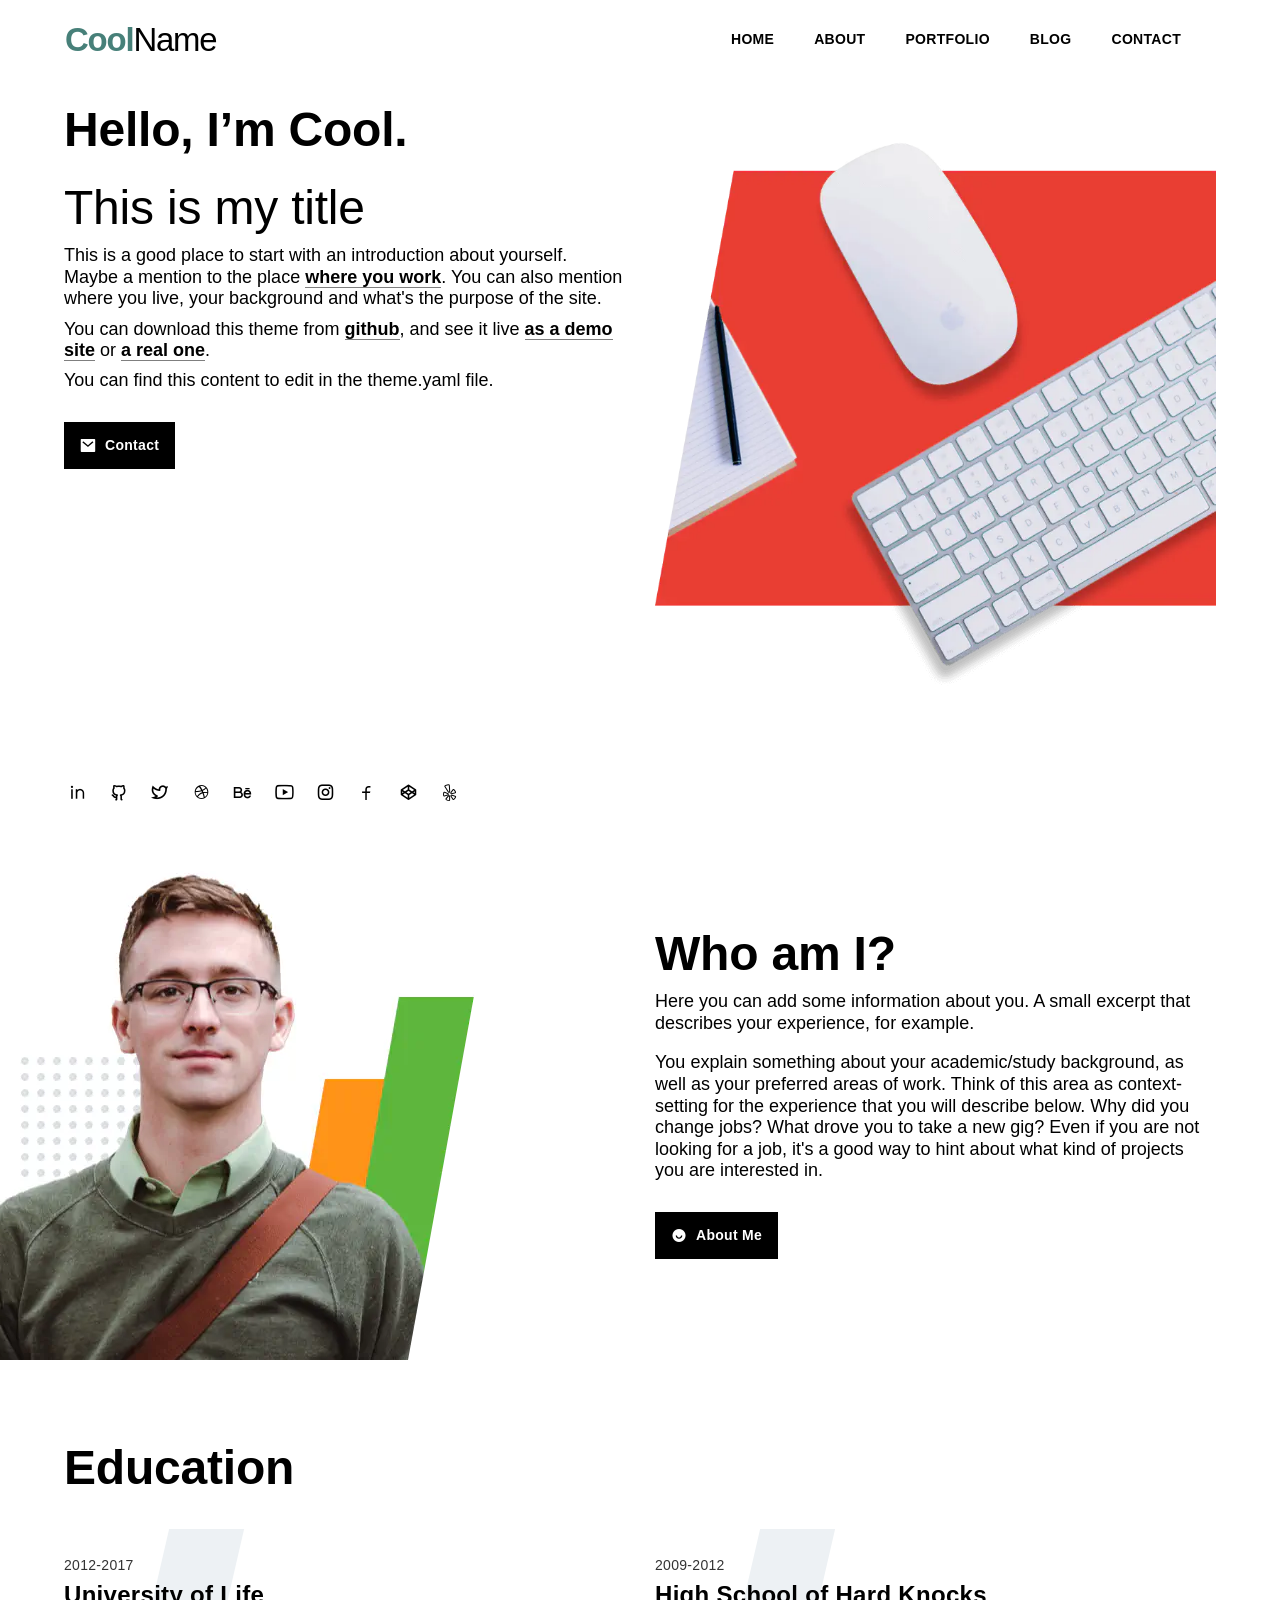
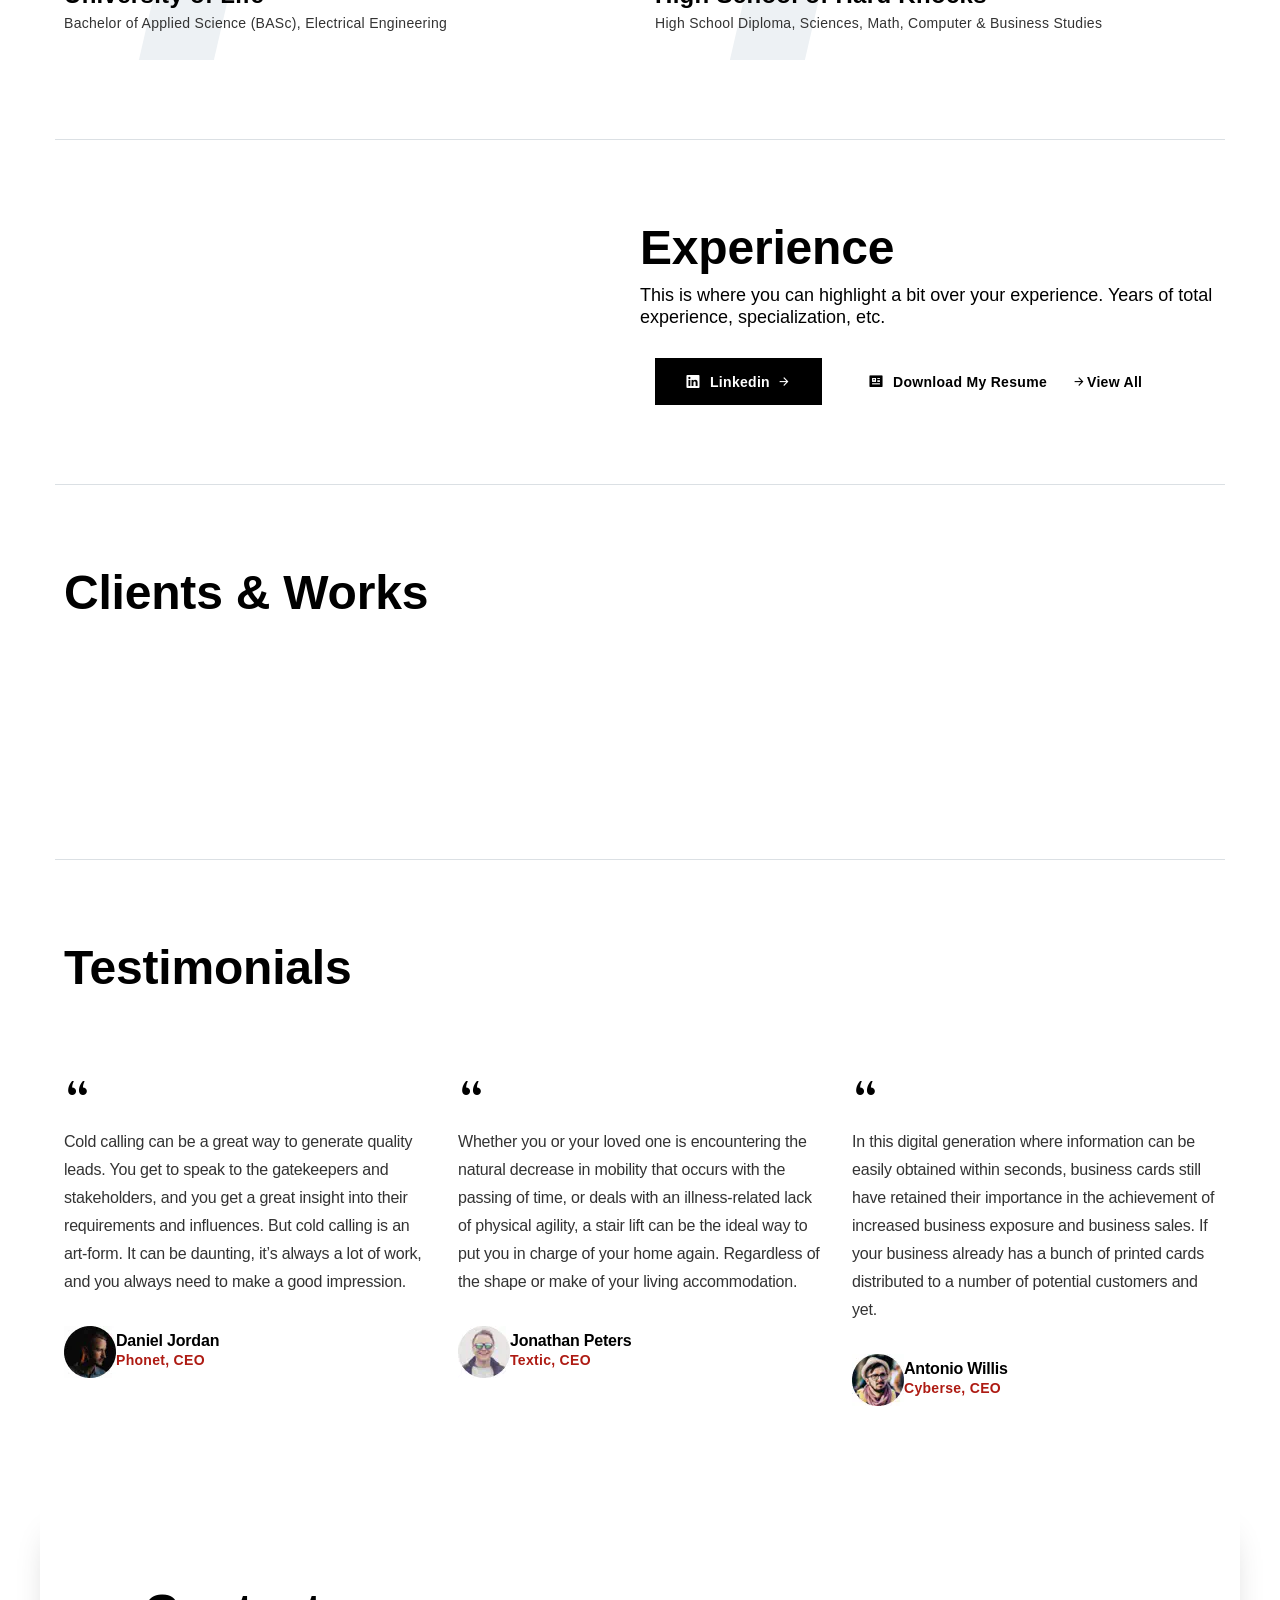
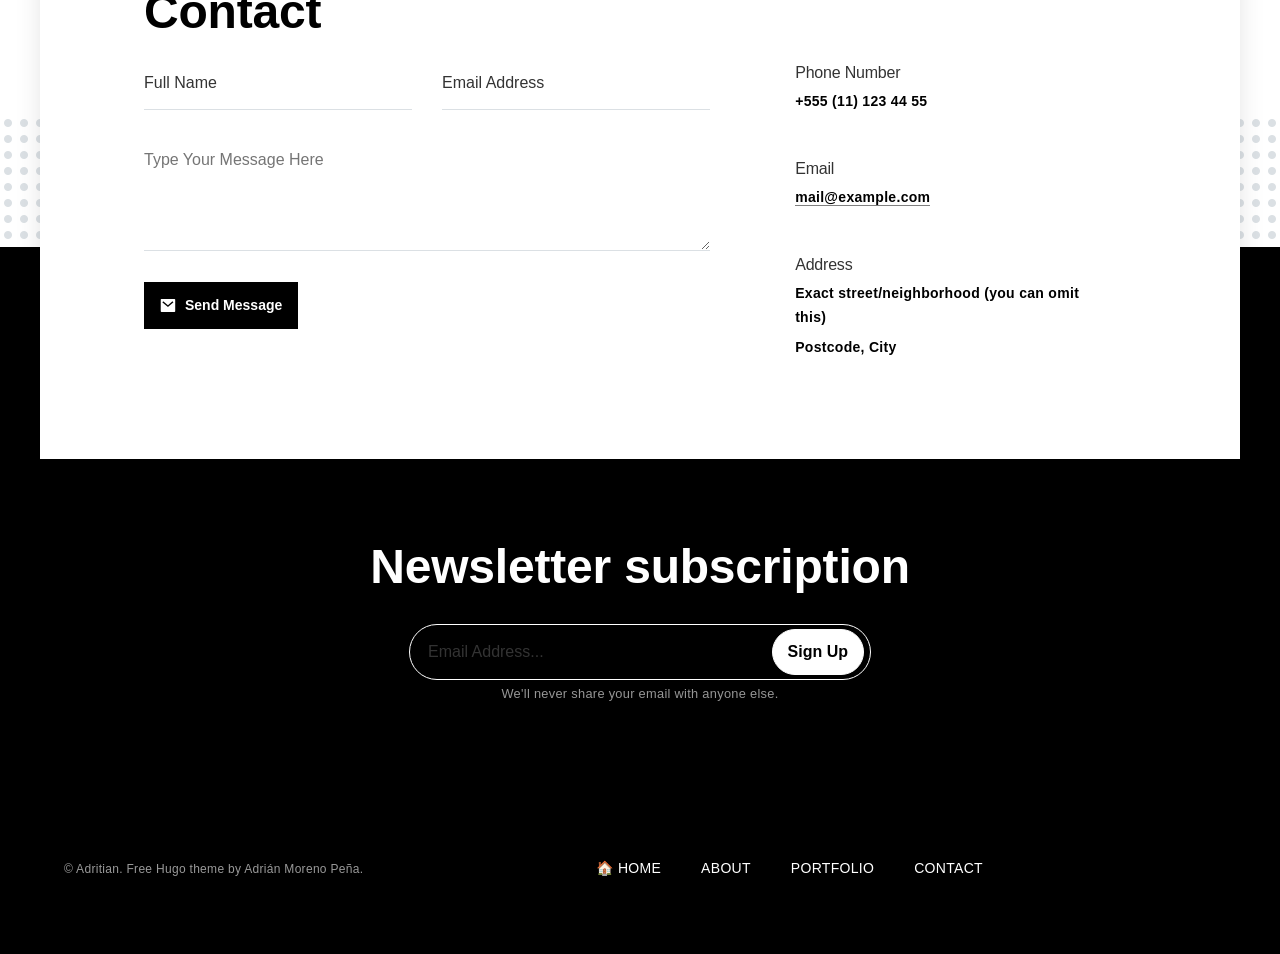
<file: index.html>
<!DOCTYPE html>
<html lang="en">

<head>
	<meta name="generator" content="Hugo 0.138.0">

    <meta charset="UTF-8"/>
<meta name="viewport" content="width=device-width, initial-scale=1.0"/>
<meta http-equiv="X-UA-Compatible" content="ie=edge"/>
<meta name="theme-color" content="#478079" >



<title>Demo site for Adritian - a high performance hugo theme by Adrián Moreno</title>
<meta name="description" content="This hugo theme (Adritian) is based on Boostrap and has features that make it suitable for a personal site, a portfolio or other kind of Single Page Applications.">


<style data-generator="critical-css">

</style>



    
        
        
    

    
        
        
    

    
        
        
    





 
 
     


<link
  rel="preload"
  href="/css/bundle.min.4b7660f1184f9dbdb69821e6f3775e3e665c6b890f1f0218190aa219c891c5c3.css"
  as="style"
  data-generator="purgeCSS"
  onload="this.onload=null;this.rel='stylesheet'"
  integrity="sha256-S3Zg8RhPnb22mCHm83dePmZca4kPHwIYGQqiGciRxcM="
/>
<noscript>
  <link 
    rel="stylesheet" 
    href="/css/bundle.min.4b7660f1184f9dbdb69821e6f3775e3e665c6b890f1f0218190aa219c891c5c3.css"
    integrity="sha256-S3Zg8RhPnb22mCHm83dePmZca4kPHwIYGQqiGciRxcM="
  />
</noscript>



<script src='https://www.adrianmoreno.info/js/library/lozad.min.js'></script>



    


</head>

<body class="home">

	

<header class="header fixed-top rad-animation-group" id="header">
  <div class="container rad-fade-in">
    <nav class="navbar navbar-expand-lg navbar-light p-0">
      <div class="container-fluid">
        <a class="navbar-brand mx-auto" href="https://www.adrianmoreno.info/">
          <span>Cool</span>
          <span>Name</span>
        </a>
        <button
          class="navbar-toggler collapsed"
          type="button"
          data-bs-toggle="collapse"
          data-bs-target="#navbarSupportedContent, #header"
          aria-controls="navbarSupportedContent"
          aria-expanded="false"
          aria-label="Toggle navigation"
        >
          <span class="navbar-toggler-icon"></span>
        </button>
        <div class="collapse navbar-collapse" id="navbarSupportedContent">
          <ul class="navbar-nav ml-lg-auto">
            <li class="nav-item">
              <a class="nav-link active" href="https://www.adrianmoreno.info/">HOME</a>
            </li>
            
            <li class="nav-item">
              <a data-scroll class="nav-link" href="/#about"
                >ABOUT</a
              >
            </li>
            
            <li class="nav-item">
              <a data-scroll class="nav-link" href="/#portfolio"
                >PORTFOLIO</a
              >
            </li>
            
            <li class="nav-item">
              <a data-scroll class="nav-link" href="/blog"
                >BLOG</a
              >
            </li>
            
            <li class="nav-item">
              <a data-scroll class="nav-link" href="/#contact"
                >CONTACT</a
              >
            </li>
            
          </ul>
        </div>
      </div>
    </nav>
  </div>
</header>



	
	
<section class="rad-showcase rad-showcase--index rad-animation-group rad-fade-down">
  <div class="container">
    <div class="row flex-column-reverse flex-md-row rad-fade-down rad-waiting rad-animate">
      <div class="col-12 col-sm-12 col-md-6 col-lg-6 col-xl-6">
        <h1 class="display-1">
          Hello, I’m Cool.
          <br />
          <span
            >This is my title</span
          >
        </h1>
        <p class="lead">
          This is a good place to start with an introduction about yourself. Maybe a mention to the place <a target='_blank' href='https://www.adrianmoreno.info/'>where you work</a>. You can also mention where you live, your background and what's the purpose of the site. <br>You can download this theme from <a target='_blank' href='https://github.com/zetxek/adritian-free-hugo-theme'>github</a>, and see it live <a target='_blank' href="https://adritian-demo.vercel.app//">as a demo site</a> or <a target='_blank' href="https://www.adrianmoreno.info">a real one</a>.<br>You can find this content to edit in the theme.yaml file.

        </p>
        <a
          href="https://www.adrianmoreno.info/"
          class="btn btn-primary"
        >
          <i class="icon-mail-fill"></i>
          Contact
        </a>
      </div>
<div class="col-12 col-sm-12 col-md-6 col-lg-6 col-xl-6 profile-image">

  
  
  
  


  <picture>
    <source srcset="/images/showcase/showcase_hu7387713246908558485.webp 1x, /images/showcase/showcase@2x_hu4121944409458675441.webp 2x" type="image/webp" />
    <source srcset="/images/showcase/showcase.png 1x, /images/showcase/showcase@2x.png 2x" type="image/webp">
    <img
      width="790"
      height="768"
      class="lozad img-responsive"
      src="[data-uri]"
      srcset="/images/showcase/showcase.png 1x, /images/showcase/showcase@2x.png 2x"
      data-src="/images/showcase/showcase.png"
      data-srcset="/images/showcase/showcase.png 1x, /images/showcase/showcase@2x.png 2x"
      alt=""
    />
  </picture>

</div>
    </div>
    <div class="row platform-links">
      <div class="col-12">
        
        <a href="https://www.linkedin.com/in/adrianmoreno/" target="_blank" rel="noopener noreferrer" aria-label="linkedin"
          ><i class="icon-linkedin-line"></i
        ></a>
        
        <a href="https://github.com/zetxek" target="_blank" rel="noopener noreferrer" aria-label="github"
          ><i class="icon-github-line"></i
        ></a>
        
        <a href="https://twitter.com/zetxek" target="_blank" rel="noopener noreferrer" aria-label="twitter"
          ><i class="icon-twitter-line"></i
        ></a>
        
        <a href="https://www.adrianmoreno.info/" target="_blank" rel="noopener noreferrer" aria-label="dribbble"
          ><i class="icon-dribbble-line"></i
        ></a>
        
        <a href="https://www.adrianmoreno.info/" target="_blank" rel="noopener noreferrer" aria-label="behance"
          ><i class="icon-behance-line"></i
        ></a>
        
        <a href="https://www.adrianmoreno.info/" target="_blank" rel="noopener noreferrer" aria-label="youtube"
          ><i class="icon-youtube-line"></i
        ></a>
        
        <a href="https://www.instagram.com/zetxek/" target="_blank" rel="noopener noreferrer" aria-label="instagram"
          ><i class="icon-instagram-line"></i
        ></a>
        
        <a href="https://www.facebook.com/zetxek/" target="_blank" rel="noopener noreferrer" aria-label="facebook"
          ><i class="icon-facebook-line"></i
        ></a>
        
        <a href="https://www.adrianmoreno.info/" target="_blank" rel="noopener noreferrer" aria-label="codepen"
          ><i class="icon-codepen-line"></i
        ></a>
        
        <a href="https://www.yelp.com/" target="_blank" rel="noopener noreferrer" aria-label="yelp"
          ><i class="icon-yelp-line"></i
        ></a>
        
      </div>
    </div>
  </div>
  
</section>


	
	
<section class="section rad-animation-group pb-0" id="about">
  <div class="container rad-fade-down">
    <div class="row d-flex flex-column-reverse flex-md-row">
      <div class="about__profile-picture col-12 col-md-6">
        
              
        
        
        <picture>
          <source srcset="/images/who-am-i/user-picture_hu16615096119556517587.webp 1x, /images/who-am-i/user-picture_hu8839404730129813285.webp 2x" type="image/webp" />
          <source srcset="/images/who-am-i/user-picture.png 1x, /images/who-am-i/user-picture@2x.png 2x" type="image/webp">
          <img
            width="561"
            height="535"
            class="lozad img-responsive image-left-overflow"
            src="[data-uri]"
            srcset="/images/who-am-i/user-picture.png 1x, /images/who-am-i/user-picture@2x.png 2x"
            data-src="/images/who-am-i/user-picture.png"
            data-srcset="/images/who-am-i/user-picture.png 1x, /images/who-am-i/user-picture@2x.png 2x"
            alt="Profile Picture of Adrián Moreno (@zetxek), working side by side with a colleague: sitting on a desk, while looking at a screen"
          />
        </picture>
      </div>
      <div class="col-12 col-md-6 my-auto my-auto">
        <h2>Who am I?</h2>
        <p class="lead">
  Here you can add some information about you. A small excerpt that describes 
  your experience, for example.   
  </p>
  <p class="lead">
  You explain something about your academic/study background, as well as your
  preferred areas of work. Think of this area as context-setting for the experience
  that you will describe below. Why did you change jobs? What drove you to take a 
  new gig? Even if you are not looking for a job, it's a good way to hint about
  what kind of projects you are interested in.
</p>

        <a
          href="https://www.linkedin.com/in/adrianmoreno/"
          target="_blank"
          class="btn btn-primary"
        >
          <i class="icon-smile-fill"></i>
          About Me
        </a>
      </div>
    </div>
  </div>
</section>


	
	
<section class="section section--border-bottom rad-animation-group">
    <div class="container">
        <div class="row rad-fade-down">
            <div class="col-12">
                <h2>Education</h2>
                <div class="row pt-2 pt-md-4">
                    
                    <div class="col-12 col-sm-6 mb-4 mb-sm-0">
                        <div class="education">
                            <div class="education__date">2012-2017</div>
                            <div class="education__title">University of Life</div>
                            <div class="education__degree">
                                Bachelor of Applied Science (BASc), Electrical Engineering
                            </div>
                        </div>
                    </div>
                    
                    <div class="col-12 col-sm-6 mb-4 mb-sm-0">
                        <div class="education">
                            <div class="education__date">2009-2012</div>
                            <div class="education__title">High School of Hard Knocks</div>
                            <div class="education__degree">
                                High School Diploma, Sciences, Math, Computer &amp; Business Studies
                            </div>
                        </div>
                    </div>
                    
                </div>
            </div>
        </div>
    </div>
</section>


	
	
<section id="experience" class="section-experience section section--border-bottom rad-animation-group">
    <div class="container">
        <div class="row flex-column-reverse flex-md-row rad-fade-down">
            <div class="col-12 cold-md-12 col-sm-6 mt-5 mt-sm-0">
                
                
                
                
                
                
                
                
            </div>
            <div class="col-12 col-md-6">
                <div class="container-experience">
  <div class="row">
    <h2>Experience</h2>
    <p class="lead">This is where you can highlight a bit over your experience. Years of total experience, specialization, etc.
</p>
  </div>
  <div class="row">
    <div class="col-12 col-lg-4">
      <a
        href="https://www.linkedin.com/in/adrianmoreno/"
        class="btn btn-primary btn-block"
        target="_blank"
        rel="noopener noreferrer"
      >
        <i class="icon-linkedin-fill"></i>
        Linkedin
        <i class="icon-arrow-right"></i
      ></a>
    </div>
    <div class="col-12 col-lg-4">
      <a
        href="https://www.adrianmoreno.info/"
        class="btn btn-frameless"
        target="_blank"
        rel="noopener noreferrer"
      >
        <i class="icon-profile-fill"></i>
        Download My Resume
      </a>
    </div>
    
    <div class="col-12 col-lg-4">
      <a
        href="https://www.adrianmoreno.info/experience"
        class="btn btn-frameless"
        rel="noopener noreferrer"
      >
        <i class="icon-arrow-right"></i>
        View All
      </a>
    </div>
    
  </div>
</div>

            </div>
        </div>
    </div>
</section>

	
	




<section id="portfolio" class="section section--border-bottom">
  <div class="container client-works-container">
    <h2 class="rad-animation-group rad-fade-down">
      Clients &amp; Works
    </h2>
    <div class="row row--padded rad-animation-group rad-fade-down">
      <div class="col-12">
        <div class="clients">
                    
          
        </div>
      </div>
    </div>
    
              
    
  </div>
</section>


	
	
<section class="section rad-animation-group section--border-bottom">
    <div class="container">
        <h2 class="rad-fade-down">Testimonials</h2>
        <div class="row row--padded mb-0 rad-fade-down">
            
            <div class="col-12 col-md-4 mb-5 mb-md-0 testimonial">
                <i class="icon-quote"></i>
                <p>
                    Cold calling can be a great way to generate quality leads. You get to speak to the gatekeepers and stakeholders, and you get a great insight into their requirements and influences. But cold calling is an art-form. It can be daunting, it’s always a lot of work, and you always need to make a good impression.
                </p>
                <div class="testimonial__author">
                         
                         
                         
                         
                       
                       
                         <picture>
                           <source srcset="/images/testimonials/daniel-jordan_hu11009894959731666840.webp 1x, /images/testimonials/daniel-jordan@2x_hu7813673516879846642.webp 2x" type="image/webp" />
                           <source srcset="/images/testimonials/daniel-jordan.jpg 1x, /images/testimonials/daniel-jordan@2x.jpg 2x" type="image/webp">
                           <img
                             width="52"
                             height="52"
                             class="lozad img-responsive"
                             src="[data-uri]"
                             srcset="/images/testimonials/daniel-jordan.jpg 1x, /images/testimonials/daniel-jordan@2x.jpg 2x"
                             data-src="/images/testimonials/daniel-jordan.jpg"
                             data-srcset="/images/testimonials/daniel-jordan.jpg 1x, /images/testimonials/daniel-jordan@2x.jpg 2x"
                             alt="Daniel Jordan"
                           />
                         </picture>
                    
                         <div class="testimonial__author-info">
                        <h3>Daniel Jordan</h3>
                        <span>Phonet, CEO</span>
                    </div>
                </div>
            </div>
            
            <div class="col-12 col-md-4 mb-5 mb-md-0 testimonial">
                <i class="icon-quote"></i>
                <p>
                    Whether you or your loved one is encountering the natural decrease in mobility that occurs with the passing of time, or deals with an illness-related lack of physical agility, a stair lift can be the ideal way to put you in charge of your home again. Regardless of the shape or make of your living accommodation.
                </p>
                <div class="testimonial__author">
                         
                         
                         
                         
                       
                       
                         <picture>
                           <source srcset="/images/testimonials/jonathan-peters_hu9661064999477647103.webp 1x, /images/testimonials/jonathan-peters@2x_hu16836070213931677264.webp 2x" type="image/webp" />
                           <source srcset="/images/testimonials/jonathan-peters.jpg 1x, /images/testimonials/jonathan-peters@2x.jpg 2x" type="image/webp">
                           <img
                             width="52"
                             height="52"
                             class="lozad img-responsive"
                             src="[data-uri]"
                             srcset="/images/testimonials/jonathan-peters.jpg 1x, /images/testimonials/jonathan-peters@2x.jpg 2x"
                             data-src="/images/testimonials/jonathan-peters.jpg"
                             data-srcset="/images/testimonials/jonathan-peters.jpg 1x, /images/testimonials/jonathan-peters@2x.jpg 2x"
                             alt="Jonathan Peters"
                           />
                         </picture>
                    
                         <div class="testimonial__author-info">
                        <h3>Jonathan Peters</h3>
                        <span>Textic, CEO</span>
                    </div>
                </div>
            </div>
            
            <div class="col-12 col-md-4 mb-5 mb-md-0 testimonial">
                <i class="icon-quote"></i>
                <p>
                    In this digital generation where information can be easily obtained within seconds, business cards still have retained their importance in the achievement of increased business exposure and business sales. If your business already has a bunch of printed cards distributed to a number of potential customers and yet.
                </p>
                <div class="testimonial__author">
                         
                         
                         
                         
                       
                       
                         <picture>
                           <source srcset="/images/testimonials/antonio-willis_hu285661273275573299.webp 1x, /images/testimonials/antonio-willis@2x_hu9792004273425314479.webp 2x" type="image/webp" />
                           <source srcset="/images/testimonials/antonio-willis.jpg 1x, /images/testimonials/antonio-willis@2x.jpg 2x" type="image/webp">
                           <img
                             width="52"
                             height="52"
                             class="lozad img-responsive"
                             src="[data-uri]"
                             srcset="/images/testimonials/antonio-willis.jpg 1x, /images/testimonials/antonio-willis@2x.jpg 2x"
                             data-src="/images/testimonials/antonio-willis.jpg"
                             data-srcset="/images/testimonials/antonio-willis.jpg 1x, /images/testimonials/antonio-willis@2x.jpg 2x"
                             alt="Antonio Willis"
                           />
                         </picture>
                    
                         <div class="testimonial__author-info">
                        <h3>Antonio Willis</h3>
                        <span>Cyberse, CEO</span>
                    </div>
                </div>
            </div>
            
        </div>
    </div>
</section>


	
	
<section id="contact" class="section section--contact pt-0">
    <div class="container">
        <div class="contact">
            <h2>Contact</h2>
            <div class="row pt-2">
                <div class="col-12 col-lg-7">
                    <form action="#" method="">
                        <div class="row">
                            <div class="col-12 col-sm-6">
                                <input type="text" name="full_name" id="full_name"
                                       placeholder="Full Name"/>
                            </div>
                            <div class="col-12 col-sm-6">
                                <input type="text" name="email" id="email"
                                       placeholder="Email Address"/>
                            </div>
                        </div>
                        <div class="row pt-4">
                            <div class="col-12">
                                <textarea name="message" id="message"
                                          cols="30" rows="3" placeholder="Type Your Message Here"></textarea>
                            </div>
                        </div>
                        <div class="row pt-4">
                            <div class="col-12">
                                <button type="submit" class="btn btn-primary">
                                    <i class="icon-mail-fill"></i>
                                    Send Message
                                </button>
                            </div>
                        </div>
                    </form>
                </div>
                <div class="col-12 col-lg-5 contact__info">
                    <h3>Phone Number</h3>
                    <span>&#43;555 (11) 123 44 55</span>
                    <h3>Email</h3>
                    <span><a href="mailto:mail@example.com">mail@example.com</a></span>
                    <h3>Address</h3>
                    <span>Exact street/neighborhood (you can omit this)<br />Postcode, City</span>
                </div>
            </div>
        </div>
    </div>
</section>


	
	
<section class="section section--cta">
<div class="container">
  <div class="row">
    <div class="col-12 text-center">
      <h2>Newsletter subscription</h2>
      <div class="rad-subscription-group">
        <form id="rad-subscription" action="">
          <input
            id="rad-subscription-email"
            type="email"
            class="form-control"
            aria-describedby="emailHelp"
            placeholder="Email Address..."
            aria-label="Email Address"
          />
          <button type="submit" id="rad-subscription-submit" class="btn btn-light btn-rounded">
            Sign Up
          </button>
        </form>
        <div id="rad-subscription-success" class="d-none">
          <p class="lead">Successfully subscribed</p>
        </div>
        <div id="rad-subscription-fail" class="d-none">
          <p>Error while subscribing.</p>
        </div>
        <script src='https://www.adrianmoreno.info/js/subscription.js'></script>
      </div>
      <small id="emailHelp" class="form-text text-muted"
        >We&#39;ll never share your email with anyone else.</small
      >
    </div>
  </div>
</div>
</section>


	

	<footer class="footer">
  <div class="container">
    <div class="footer__left">
      <div class="footer__copy">
        © Adritian. Free Hugo theme by Adrián Moreno Peña.
      </div>
    </div>
    <div class="footer__links">
      <ul class="navbar-nav ">
        <li class="nav-item">
            <a class="nav-link" href="https://www.adrianmoreno.info/">🏠 HOME</a>
        </li>
        
        <li class="nav-item">
          <a class="nav-link" href="/#about">ABOUT</a>
        </li>
        
        <li class="nav-item">
          <a class="nav-link" href="/#portfolio">PORTFOLIO</a>
        </li>
        
        <li class="nav-item">
          <a class="nav-link" href="/#contact">CONTACT</a>
        </li>
        
      </ul>
    </div>
    <div class="footer__right">
      
    </div>
  </div>
</footer>

    <script>
  window.addEventListener("load", function() {
    try{
      var observer = window.lozad(".lozad", {
        rootMargin: window.innerHeight / 2 + "px 0px",
        threshold: 0.01
      }); 
      observer.observe();
    } catch(e) {
      console.error(e);
    }
  });
</script>
<script defer src='https://www.adrianmoreno.info/js/rad-animations.js'></script>
<script defer src='https://www.adrianmoreno.info/js/library/smooth-scroll.polyfills.min.js'></script>
<script defer src='https://www.adrianmoreno.info/js/sticky-header.js'></script>
<script defer src='https://www.adrianmoreno.info/js/smooth-scroll-init.js'></script>
<script defer src='https://www.adrianmoreno.info/js/library/bootstrap.min.js'></script>





<script>
  window.si = window.si || function () { (window.siq = window.siq || []).push(arguments); };
</script>



</body>

</html>
</file>
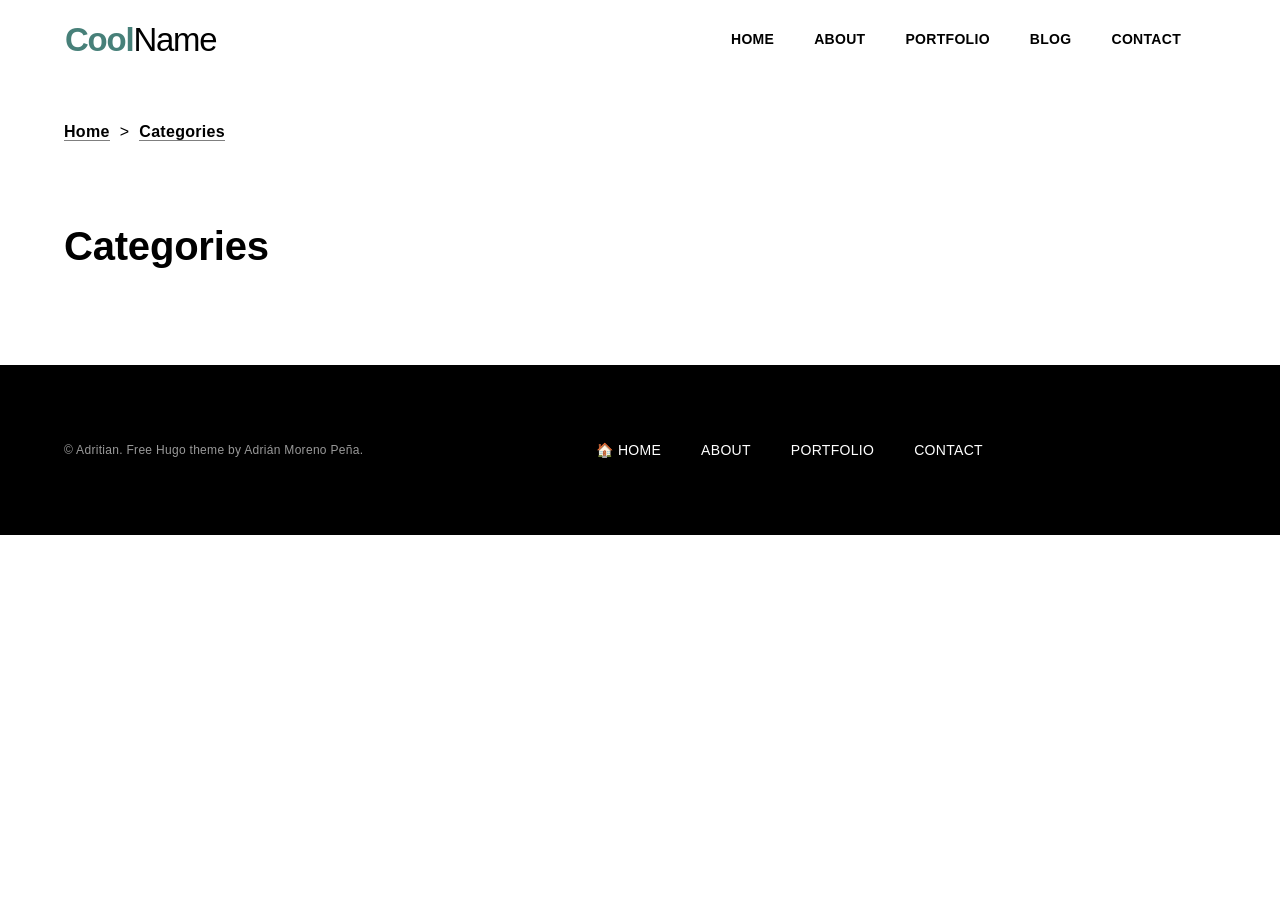
<file: categories/index.html>
<!DOCTYPE html>
<html lang="en">

<head>
  <meta charset="UTF-8"/>
<meta name="viewport" content="width=device-width, initial-scale=1.0"/>
<meta http-equiv="X-UA-Compatible" content="ie=edge"/>
<meta name="theme-color" content="#478079" >



<title>Demo site for Adritian - a high performance hugo theme by Adrián Moreno</title>
<meta name="description" content="This hugo theme (Adritian) is based on Boostrap and has features that make it suitable for a personal site, a portfolio or other kind of Single Page Applications.">


<style data-generator="critical-css">

</style>



    
        
        
    

    
        
        
    

    
        
        
    





 
 
     


<link
  rel="preload"
  href="/css/bundle.min.4b7660f1184f9dbdb69821e6f3775e3e665c6b890f1f0218190aa219c891c5c3.css"
  as="style"
  data-generator="purgeCSS"
  onload="this.onload=null;this.rel='stylesheet'"
  integrity="sha256-S3Zg8RhPnb22mCHm83dePmZca4kPHwIYGQqiGciRxcM="
/>
<noscript>
  <link 
    rel="stylesheet" 
    href="/css/bundle.min.4b7660f1184f9dbdb69821e6f3775e3e665c6b890f1f0218190aa219c891c5c3.css"
    integrity="sha256-S3Zg8RhPnb22mCHm83dePmZca4kPHwIYGQqiGciRxcM="
  />
</noscript>



<script src='https://www.adrianmoreno.info/js/library/lozad.min.js'></script>

 

</head>

<body>
  

<header class="header fixed-top rad-animation-group" id="header">
  <div class="container rad-fade-in">
    <nav class="navbar navbar-expand-lg navbar-light p-0">
      <div class="container-fluid">
        <a class="navbar-brand mx-auto" href="https://www.adrianmoreno.info/">
          <span>Cool</span>
          <span>Name</span>
        </a>
        <button
          class="navbar-toggler collapsed"
          type="button"
          data-bs-toggle="collapse"
          data-bs-target="#navbarSupportedContent, #header"
          aria-controls="navbarSupportedContent"
          aria-expanded="false"
          aria-label="Toggle navigation"
        >
          <span class="navbar-toggler-icon"></span>
        </button>
        <div class="collapse navbar-collapse" id="navbarSupportedContent">
          <ul class="navbar-nav ml-lg-auto">
            <li class="nav-item">
              <a class="nav-link active" href="https://www.adrianmoreno.info/">HOME</a>
            </li>
            
            <li class="nav-item">
              <a data-scroll class="nav-link" href="/#about"
                >ABOUT</a
              >
            </li>
            
            <li class="nav-item">
              <a data-scroll class="nav-link" href="/#portfolio"
                >PORTFOLIO</a
              >
            </li>
            
            <li class="nav-item">
              <a data-scroll class="nav-link" href="/blog"
                >BLOG</a
              >
            </li>
            
            <li class="nav-item">
              <a data-scroll class="nav-link" href="/#contact"
                >CONTACT</a
              >
            </li>
            
          </ul>
        </div>
      </div>
    </nav>
  </div>
</header>


<section id="breadcrumb-bar" class="breadcrumb-bar container">
        <ul class="breadcrumbs">
            <li class="breadcrum-item"><span><a href="/">Home</a></span></li><li class="breadcrum-item"><span><a href="/categories">Categories</a></span></li></ul>
</section>


  <main class="list"> 
    <section class="container section">
      <h1>Categories</h1>
      <ul>
        
        
      </ul>
    </section>
  </main>

  <footer class="footer">
  <div class="container">
    <div class="footer__left">
      <div class="footer__copy">
        © Adritian. Free Hugo theme by Adrián Moreno Peña.
      </div>
    </div>
    <div class="footer__links">
      <ul class="navbar-nav ">
        <li class="nav-item">
            <a class="nav-link" href="https://www.adrianmoreno.info/">🏠 HOME</a>
        </li>
        
        <li class="nav-item">
          <a class="nav-link" href="/#about">ABOUT</a>
        </li>
        
        <li class="nav-item">
          <a class="nav-link" href="/#portfolio">PORTFOLIO</a>
        </li>
        
        <li class="nav-item">
          <a class="nav-link" href="/#contact">CONTACT</a>
        </li>
        
      </ul>
    </div>
    <div class="footer__right">
      
    </div>
  </div>
</footer>
 <script>
  window.addEventListener("load", function() {
    try{
      var observer = window.lozad(".lozad", {
        rootMargin: window.innerHeight / 2 + "px 0px",
        threshold: 0.01
      }); 
      observer.observe();
    } catch(e) {
      console.error(e);
    }
  });
</script>
<script defer src='https://www.adrianmoreno.info/js/rad-animations.js'></script>
<script defer src='https://www.adrianmoreno.info/js/library/smooth-scroll.polyfills.min.js'></script>
<script defer src='https://www.adrianmoreno.info/js/sticky-header.js'></script>
<script defer src='https://www.adrianmoreno.info/js/smooth-scroll-init.js'></script>
<script defer src='https://www.adrianmoreno.info/js/library/bootstrap.min.js'></script>





<script>
  window.si = window.si || function () { (window.siq = window.siq || []).push(arguments); };
</script>



</body>

</html>
</file>
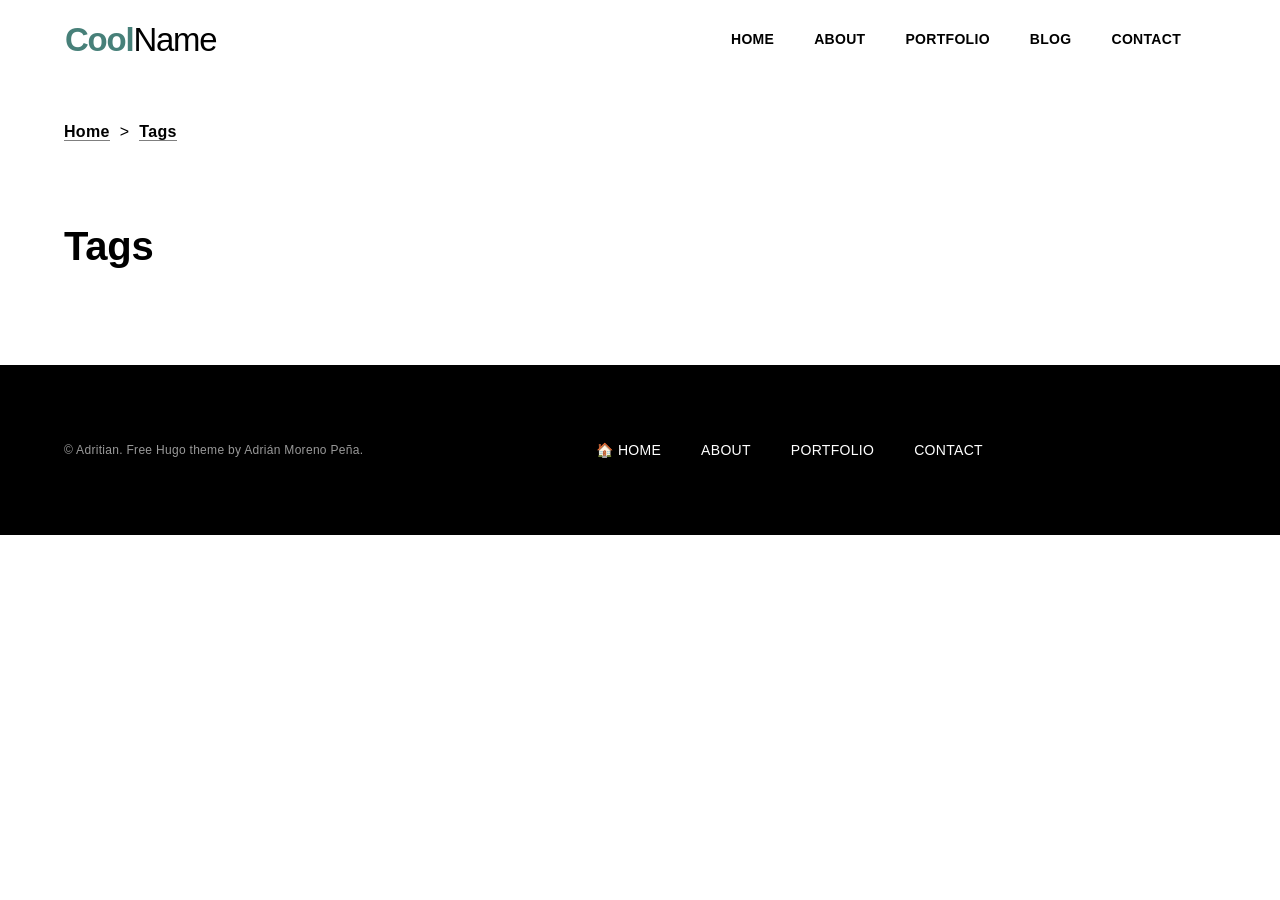
<file: tags/index.html>
<!DOCTYPE html>
<html lang="en">

<head>
  <meta charset="UTF-8"/>
<meta name="viewport" content="width=device-width, initial-scale=1.0"/>
<meta http-equiv="X-UA-Compatible" content="ie=edge"/>
<meta name="theme-color" content="#478079" >



<title>Demo site for Adritian - a high performance hugo theme by Adrián Moreno</title>
<meta name="description" content="This hugo theme (Adritian) is based on Boostrap and has features that make it suitable for a personal site, a portfolio or other kind of Single Page Applications.">


<style data-generator="critical-css">

</style>



    
        
        
    

    
        
        
    

    
        
        
    





 
 
     


<link
  rel="preload"
  href="/css/bundle.min.4b7660f1184f9dbdb69821e6f3775e3e665c6b890f1f0218190aa219c891c5c3.css"
  as="style"
  data-generator="purgeCSS"
  onload="this.onload=null;this.rel='stylesheet'"
  integrity="sha256-S3Zg8RhPnb22mCHm83dePmZca4kPHwIYGQqiGciRxcM="
/>
<noscript>
  <link 
    rel="stylesheet" 
    href="/css/bundle.min.4b7660f1184f9dbdb69821e6f3775e3e665c6b890f1f0218190aa219c891c5c3.css"
    integrity="sha256-S3Zg8RhPnb22mCHm83dePmZca4kPHwIYGQqiGciRxcM="
  />
</noscript>



<script src='https://www.adrianmoreno.info/js/library/lozad.min.js'></script>

 

</head>

<body>
  

<header class="header fixed-top rad-animation-group" id="header">
  <div class="container rad-fade-in">
    <nav class="navbar navbar-expand-lg navbar-light p-0">
      <div class="container-fluid">
        <a class="navbar-brand mx-auto" href="https://www.adrianmoreno.info/">
          <span>Cool</span>
          <span>Name</span>
        </a>
        <button
          class="navbar-toggler collapsed"
          type="button"
          data-bs-toggle="collapse"
          data-bs-target="#navbarSupportedContent, #header"
          aria-controls="navbarSupportedContent"
          aria-expanded="false"
          aria-label="Toggle navigation"
        >
          <span class="navbar-toggler-icon"></span>
        </button>
        <div class="collapse navbar-collapse" id="navbarSupportedContent">
          <ul class="navbar-nav ml-lg-auto">
            <li class="nav-item">
              <a class="nav-link active" href="https://www.adrianmoreno.info/">HOME</a>
            </li>
            
            <li class="nav-item">
              <a data-scroll class="nav-link" href="/#about"
                >ABOUT</a
              >
            </li>
            
            <li class="nav-item">
              <a data-scroll class="nav-link" href="/#portfolio"
                >PORTFOLIO</a
              >
            </li>
            
            <li class="nav-item">
              <a data-scroll class="nav-link" href="/blog"
                >BLOG</a
              >
            </li>
            
            <li class="nav-item">
              <a data-scroll class="nav-link" href="/#contact"
                >CONTACT</a
              >
            </li>
            
          </ul>
        </div>
      </div>
    </nav>
  </div>
</header>


<section id="breadcrumb-bar" class="breadcrumb-bar container">
        <ul class="breadcrumbs">
            <li class="breadcrum-item"><span><a href="/">Home</a></span></li><li class="breadcrum-item"><span><a href="/tags">Tags</a></span></li></ul>
</section>


  <main class="list"> 
    <section class="container section">
      <h1>Tags</h1>
      <ul>
        
        
      </ul>
    </section>
  </main>

  <footer class="footer">
  <div class="container">
    <div class="footer__left">
      <div class="footer__copy">
        © Adritian. Free Hugo theme by Adrián Moreno Peña.
      </div>
    </div>
    <div class="footer__links">
      <ul class="navbar-nav ">
        <li class="nav-item">
            <a class="nav-link" href="https://www.adrianmoreno.info/">🏠 HOME</a>
        </li>
        
        <li class="nav-item">
          <a class="nav-link" href="/#about">ABOUT</a>
        </li>
        
        <li class="nav-item">
          <a class="nav-link" href="/#portfolio">PORTFOLIO</a>
        </li>
        
        <li class="nav-item">
          <a class="nav-link" href="/#contact">CONTACT</a>
        </li>
        
      </ul>
    </div>
    <div class="footer__right">
      
    </div>
  </div>
</footer>
 <script>
  window.addEventListener("load", function() {
    try{
      var observer = window.lozad(".lozad", {
        rootMargin: window.innerHeight / 2 + "px 0px",
        threshold: 0.01
      }); 
      observer.observe();
    } catch(e) {
      console.error(e);
    }
  });
</script>
<script defer src='https://www.adrianmoreno.info/js/rad-animations.js'></script>
<script defer src='https://www.adrianmoreno.info/js/library/smooth-scroll.polyfills.min.js'></script>
<script defer src='https://www.adrianmoreno.info/js/sticky-header.js'></script>
<script defer src='https://www.adrianmoreno.info/js/smooth-scroll-init.js'></script>
<script defer src='https://www.adrianmoreno.info/js/library/bootstrap.min.js'></script>





<script>
  window.si = window.si || function () { (window.siq = window.siq || []).push(arguments); };
</script>



</body>

</html>
</file>
